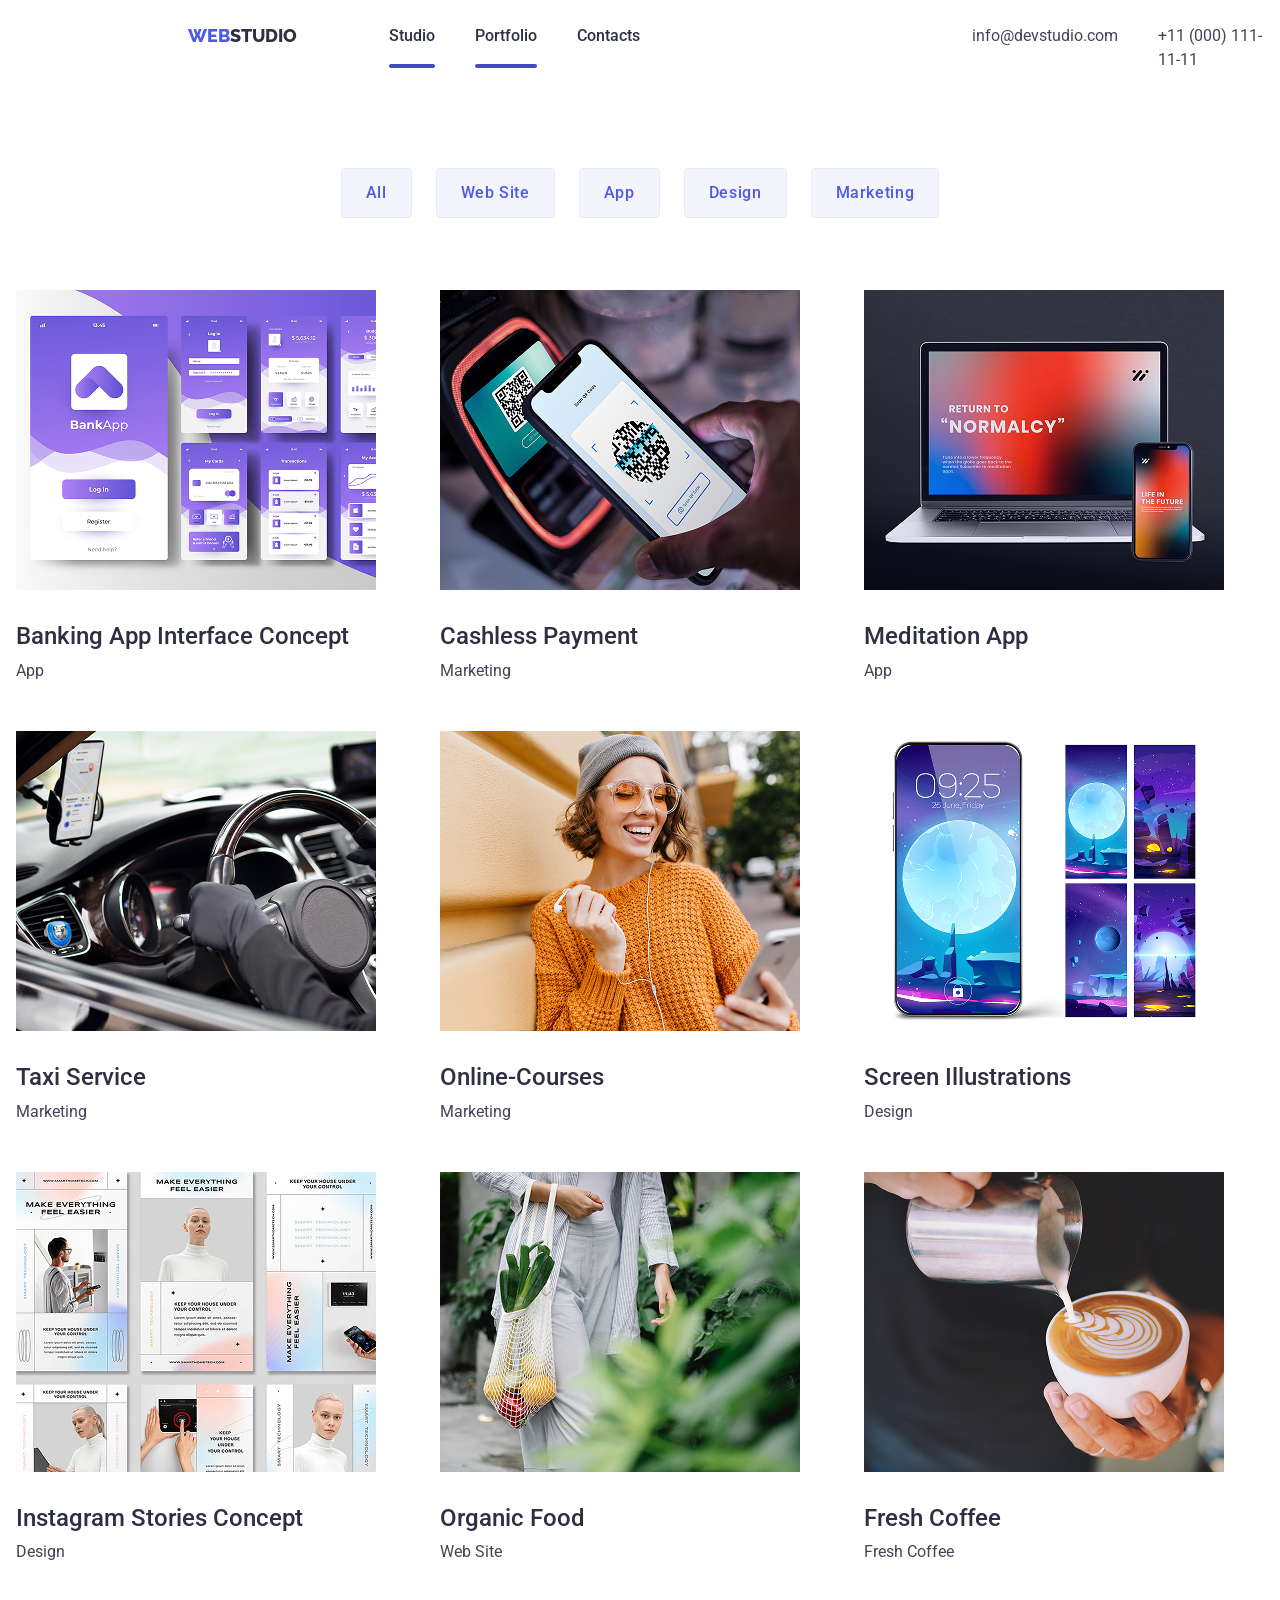
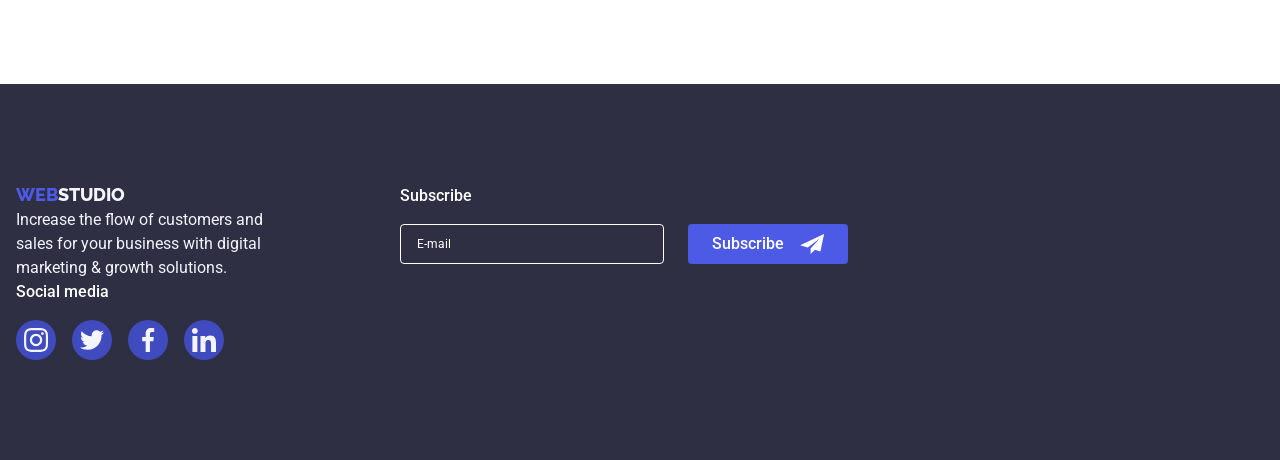
<file: portfolio.html>
<!doctype html>
<html lang="en">
  <head>
    <meta charset="UTF-8" />
    <meta name="viewport" content="width=device-width, initial-scale=1.0" />
    <title>WebStudio</title>
    <link rel="preconnect" href="https://fonts.googleapis.com" />
    <link rel="preconnect" href="https://fonts.gstatic.com" crossorigin />
    <link
      href="https://fonts.googleapis.com/css2?family=Raleway:ital,wght@0,100..900;1,100..900&family=Roboto:ital,wght@0,100..900;1,100..900&display=swap"
      rel="stylesheet"
    />
    <link
      rel="stylesheet"
      href="https://cdnjs.cloudflare.com/ajax/libs/modern-normalize/3.0.1/modern-normalize.min.css"
      integrity="sha512-q6WgHqiHlKyOqslT/lgBgodhd03Wp4BEqKeW6nNtlOY4quzyG3VoQKFrieaCeSnuVseNKRGpGeDU3qPmabCANg=="
      crossorigin="anonymous"
      referrerpolicy="no-referrer"
    />
    <link rel="stylesheet" href="./css/styles.css" />
  </head>
  <body>
    <!-- Header -->
    <header>
      <div class="header-container container">
        <nav class="header-nav">
          <a href="./index/html" class="logo"
            >Web<span class="span-logo">Studio</span></a
          >
          <ul class="nav-list">
            <li>
              <a href="./index.html" class="nav-list-link current">Studio</a>
            </li>
            <li>
              <a href="./portfolio.html" class="nav-list-link current"
                >Portfolio</a
              >
            </li>
            <li>
              <a href="#" class="nav-list-link">Contacts</a>
            </li>
          </ul>
        </nav>

        <!-- Address -->
        <address>
          <ul class="ul-address">
            <li>
              <a href="mailto:info@devstudio.com" class="address"
                >info@devstudio.com</a
              >
            </li>
            <li>
              <a href="tel:+11(000)111-11-11" class="address"
                >+11 (000) 111-11-11</a
              >
            </li>
          </ul>
        </address>
      </div>
    </header>
    <main>
      <div class="container">
        <ul class="button-portfolio">
          <li>
            <button class="button-portfolio-list" type="button">All</button>
          </li>
          <li>
            <button class="button-portfolio-list" type="button">
              Web Site
            </button>
          </li>
          <li>
            <button class="button-portfolio-list" type="button">App</button>
          </li>
          <li>
            <button class="button-portfolio-list" type="button">Design</button>
          </li>
          <li>
            <button class="button-portfolio-list" type="button">
              Marketing
            </button>
          </li>
        </ul>
      </div>

      <section class="portfolio-section">
        <div class="container">
          <ul class="card-set">
            <li class="li-item">
              <div class="portfolio-overlay">
                <img
                  class="portfolio-img"
                  src="./images/Our-Portfolio/Banking-App.png"
                  alt="Banking App Interface Concept"
                />
                <div class="overlay">
                  <p class="overlay-text">
                    14 Stylish and User-Friendly App Design Concepts · Task
                    Manager App · Calorie Tracker App · Exotic Fruit Ecommerce
                    App · Cloud Storage App
                  </p>
                </div>
              </div>
              <h2 class="portfolio-list">Banking App Interface Concept</h2>
              <p class="portfolio-text">App</p>
            </li>
            <li class="li-item">
              <div class="portfolio-overlay">
                <img
                  class="portfolio-img"
                  src="./images/Our-Portfolio/Cashless-Payment.png"
                  alt="Cashless Payment"
                />
                <div class="overlay">
                  <p class="overlay-text">
                    14 Stylish and User-Friendly App Design Concepts · Task
                    Manager App · Calorie Tracker App · Exotic Fruit Ecommerce
                    App · Cloud Storage App
                  </p>
                </div>
              </div>
              <h2 class="portfolio-list">Cashless Payment</h2>
              <p class="portfolio-text">Marketing</p>
            </li>
            <li class="li-item">
              <div class="portfolio-overlay">
                <img
                  class="portfolio-img"
                  src="./images/Our-Portfolio/Meditation-App.png"
                  alt="Meditation App"
                />
                <div class="overlay">
                  <p class="overlay-text">
                    14 Stylish and User-Friendly App Design Concepts · Task
                    Manager App · Calorie Tracker App · Exotic Fruit Ecommerce
                    App · Cloud Storage App
                  </p>
                </div>
              </div>

              <h2 class="portfolio-list">Meditation App</h2>
              <p class="portfolio-text">App</p>
            </li>
            <li class="li-item">
              <div class="portfolio-overlay">
                <img
                  class="portfolio-img"
                  src="./images/Our-Portfolio/Taxi-Service.png"
                  alt="Taxi Service"
                />
                <div class="overlay">
                  <p class="overlay-text">
                    14 Stylish and User-Friendly App Design Concepts · Task
                    Manager App · Calorie Tracker App · Exotic Fruit Ecommerce
                    App · Cloud Storage App
                  </p>
                </div>
              </div>

              <h2 class="portfolio-list">Taxi Service</h2>
              <p class="portfolio-text">Marketing</p>
            </li>
            <li class="li-item">
              <div class="portfolio-overlay">
                <img
                  class="portfolio-img"
                  src="./images/Our-Portfolio/Online-Courses.png"
                  alt="Online Courses"
                />
                <div class="overlay">
                  <p class="overlay-text">
                    14 Stylish and User-Friendly App Design Concepts · Task
                    Manager App · Calorie Tracker App · Exotic Fruit Ecommerce
                    App · Cloud Storage App
                  </p>
                </div>
              </div>

              <h2 class="portfolio-list">Online-Courses</h2>
              <p class="portfolio-text">Marketing</p>
            </li>
            <li class="li-item">
              <div class="portfolio-overlay">
                <img
                  class="portfolio-img"
                  src="./images/Our-Portfolio/Screen-Illustrations.png"
                  alt="Screen Illustrations"
                />
                <div class="overlay">
                  <p class="overlay-text">
                    14 Stylish and User-Friendly App Design Concepts · Task
                    Manager App · Calorie Tracker App · Exotic Fruit Ecommerce
                    App · Cloud Storage App
                  </p>
                </div>
              </div>

              <h2 class="portfolio-list">Screen Illustrations</h2>
              <p class="portfolio-text">Design</p>
            </li>
            <li class="li-item">
              <div class="portfolio-overlay">
                <img
                  class="portfolio-img"
                  class="card-set"
                  src="./images/Our-Portfolio/Instagram-Stories-Concept.png"
                  alt="Instagram Stories Concept"
                />
                <div class="overlay">
                  <p class="overlay-text">
                    14 Stylish and User-Friendly App Design Concepts · Task
                    Manager App · Calorie Tracker App · Exotic Fruit Ecommerce
                    App · Cloud Storage App
                  </p>
                </div>
              </div>

              <h2 class="portfolio-list">Instagram Stories Concept</h2>
              <p class="portfolio-text">Design</p>
            </li>
            <li class="li-item">
              <div class="portfolio-overlay">
                <img
                  class="portfolio-img"
                  src="./images/Our-Portfolio/Organic-Food.png"
                  alt="Organic Food"
                />
                <div class="overlay">
                  <p class="overlay-text">
                    14 Stylish and User-Friendly App Design Concepts · Task
                    Manager App · Calorie Tracker App · Exotic Fruit Ecommerce
                    App · Cloud Storage App
                  </p>
                </div>
              </div>

              <h2 class="portfolio-list">Organic Food</h2>
              <p class="portfolio-text">Web Site</p>
            </li>
            <li class="li-item">
              <div class="portfolio-overlay">
                <img
                  src="./images/Our-Portfolio/Fresh-Coffee.png"
                  alt="Fresh Coffee"
                />
                <div class="overlay">
                  <p class="overlay-text">
                    14 Stylish and User-Friendly App Design Concepts · Task
                    Manager App · Calorie Tracker App · Exotic Fruit Ecommerce
                    App · Cloud Storage App
                  </p>
                </div>
              </div>

              <h2 class="portfolio-list">Fresh Coffee</h2>
              <p class="portfolio-text">Fresh Coffee</p>
            </li>
          </ul>
        </div>
      </section>
    </main>
    <section class="footer-section">
      <footer class="container">
        <div class="footer-container">
          <a href="./index.html" class="footer-logo"
            >Web<span class="span-logo-footer">Studio</span></a
          >
          <p class="footer-paragraph">
            Increase the flow of customers and sales for your business with
            digital marketing & growth solutions.
          </p>

          <div class="footer-icon-div">
            <p class="footer-p">Social media</p>
            <ul class="footer-icon-list">
              <li class="footer-icon-item">
                <a class="footer-icon-link" href="">
                  <svg class="footer-icon" width="24" height="24">
                    <use href="./sprite.svg#icon-instagram"></use>
                  </svg>
                </a>
              </li>
              <li class="footer-icon-item">
                <a class="footer-icon-link" href="">
                  <svg class="footer-icon" width="24" height="24">
                    <use href="./sprite.svg#icon-twitter"></use>
                  </svg>
                </a>
              </li>
              <li class="footer-icon-item">
                <a class="footer-icon-link" href="">
                  <svg class="footer-icon" width="24" height="24">
                    <use href="./sprite.svg#icon-facebook"></use>
                  </svg>
                </a>
              </li>
              <li class="footer-icon-item">
                <a class="footer-icon-link" href="">
                  <svg class="footer-icon" width="24" height="24">
                    <use href="./sprite.svg#icon-linkedin"></use>
                  </svg>
                </a>
              </li>
            </ul>
          </div>
        </div>
        <div class="footer-form-div">
          <p class="footer-p">Subscribe</p>
          <form class="footer-form" name="">
            <input
              class="footer-input"
              type="email"
              name="user_email"
              id="user_email"
              placeholder="E-mail"
            />
            <button class="btn-form" type="submit">
              Subscribe
              <svg class="icon-send-footer" width="24" height="20">
                <use href="./sprite.svg#icon-send"></use>
              </svg>
            </button>
          </form>
        </div>
      </footer>
    </section>
    <script src="./modal.js"></script>
  </body>
</html>
</file>
<file: css/styles.css>
body {
  font-family: 'Roboto', 'Raleway', sans-serif;
  letter-spacing: 2%;
  font-size: 16px;
  font-weight: 400;
  line-height: 1.5;
  background-color: #ffffff;
  margin: 0;
}
textarea {
  width: 360px;
  height: 120px;
  resize: none;
}
a {
  text-decoration: none;
}
h1,
h2,
h3,
h4,
h5,
h6,
p {
  margin: 0;
}

ul {
  margin: 0;
  padding: 0;
  list-style-type: none;
}
/* Phone screen */
.container {
  min-width: 320px;
  max-width: 428px;
  margin-left: auto;
  margin-right: auto;
  padding-left: 20px;
  padding-right: 20px;
  /* outline: 2px solid red; */
  /* width: 1158px;
  margin: 0 auto;
  padding: 0 15px; */
}
/* Tablet screen */
@media screen and (min-width: 768px) {
  .container {
    max-width: 736px;
    padding-left: 16px;
    padding-right: 16px;
  }
}
/* Desktop screen */
@media screen and (min-width: 1200px) {
  .container {
    max-width: 1440px;
  }
}
@media only screen and (min-width: 1200px) {
  .container2 {
    max-width: 1158px;
    margin-left: auto;
    margin-right: auto;
    padding-left: 20px;
    padding-right: 20px;
  }
}
img {
  display: block;
  max-width: 100%;
  height: auto;
}

button {
  border: none;
  cursor: pointer;
}
/* Nav Section */
/* .header-container {
  display: flex;
  align-items: center;
  width: 1440px;
  padding-top: 24px;
} */
@media only screen and (min-width: 768px) {
  .header-container {
    display: flex;
  }
}
@media only screen and (max-width: 767.98px) {
  .header {
    padding-left: 16px;
    padding: 24px 0;
  }
}
.logo {
  font-family: 'Raleway', sans-serif;
  color: #4d5ae5;
  font-weight: 800;
  font-size: 18px;
  line-height: 1.16;
  letter-spacing: 3%;
  text-transform: uppercase;
  margin-left: auto;
  margin-right: 250px;
}
@media only screen and (min-width: 768px) and (max-width: 1119px) {
  .logo {
    margin-right: 95px;
  }
}
@media only screen and (min-width: 1200px) {
  .logo {
    margin-right: 76px;
    margin-left: 156px;
    padding: 24px 16px;
  }
}
.span-logo {
  color: #2e2f42;
  font-weight: 800;
}
.header-nav {
  display: flex;
  align-items: center;
  /* padding-bottom: 24px; */
}
.nav-list {
  display: flex;
  gap: 40px;
}
@media only screen and (max-width: 767.98px) {
  .nav-list {
    display: none;
  }
}
@media only screen and (min-width: 768px) and (max-width: 1119px) {
  .nav-list {
    margin-right: 120px;
  }
}
.nav-list-link::after {
  content: '';
  position: absolute;
  left: 0;
  top: 40px;
  display: block;
  width: 100%;
  height: 4px;
  border-radius: 2px;
}
.nav-list-link {
  position: relative;
  display: block;
  font-weight: 500;
  color: #2e2f42;
}
.nav-list-link.current::after {
  background-color: #404bbf;
}
.nav-list-link:hover,
.nav-list-link:focus {
  color: #4d5ae5;
}
.ul-address {
  display: flex;
  gap: 40px;
  margin-left: 332px;
  padding-top: 24px;
}
@media only screen and (max-width: 767.98px) {
  .ul-address {
    display: none;
  }
}
@media only screen and (max-width: 768px) {
  .ul-address {
    margin-left: 120px;
  }
}
@media only screen and (min-width: 768px) and (max-width: 1119px) {
  .ul-address {
    display: flex;
    flex-direction: column;
    gap: 4px;
    margin-left: auto;
  }
}
.address {
  color: #434455;
  font-style: normal;
}
.address:hover {
  color: #4d5ae5;
}
/* Hero Section*/
.hero {
  background-color: #2e2f42;
  margin-bottom: 120px;
  background-image:
    linear-gradient(rgba(17, 17, 17, 0.4), rgba(17, 17, 17, 0.4)),
    url(../images/icons/Dark-bgmob@1x.jpg);
  background-repeat: no-repeat;
  background-size: cover;
}
@media (min-resolution: 192dpi), (min-resolution: 2dppx) {
  .hero {
    background-image:
      linear-gradient(rgba(17, 17, 17, 0.4), rgba(17, 17, 17, 0.4)),
      url(../images/icons/Dark-bgmob@2x.jpg);
  }
}
@media only screen and (min-width: 768px) {
  .hero {
    background-image:
      linear-gradient(rgba(17, 17, 17, 0.4), rgba(17, 17, 17, 0.4)),
      url(../images/icons/Dark-bgtab@1x.jpg);
  }
}
@media (min-resolution: 192dpi), (min-resolution: 2dppx) {
  .hero {
    background-image:
      linear-gradient(rgba(17, 17, 17, 0.4), rgba(17, 17, 17, 0.4)),
      url(../images/icons/Dark-bgtab@2x.jpg);
  }
}
@media only screen and (min-width: 1200px) {
  .hero {
    background-image:
      linear-gradient(rgba(17, 17, 17, 0.4), rgba(17, 17, 17, 0.4)),
      url(../images/icons/people-office-1desk@1x.jpg);
  }
}
@media (min-resolution: 192dpi), (min-resolution: 2dppx) {
  .hero {
    background-image:
      linear-gradient(rgba(17, 17, 17, 0.4), rgba(17, 17, 17, 0.4)),
      url(../images/icons/people-office-2desk@2x.jpg);
  }
}
@media only screen and (min-width: 320px) and (max-width: 1119px) {
  .hero {
    margin-bottom: 96px;
  }
}
.hero-title {
  color: #ffffff;
  font-weight: 700;
  font-size: 56px;
  line-height: 1.07;
  max-width: 320px;
  /* min-width: 496px; */
  margin: 0 auto;
  text-align: center;
  margin-bottom: 72px;
  /* padding-top: 188px; */
}
@media only screen and (max-width: 767.98px) {
  .hero-title {
    font-size: 36px;
  }
}
@media only screen and (min-width: 768px) {
  .hero-title {
    max-width: 496px;
    margin-bottom: 36px;
  }
}
@media only screen and (min-width: 1200px) {
  .hero-title {
    max-width: 496px;
    margin-bottom: 48px;
  }
}
.hero-container {
  padding: 188px 0;
}

.hero-button {
  display: block;
  text-align: center;
  background-color: #4d5ae5;
  letter-spacing: 4%;
  color: #ffffff;
  font-weight: 500;
  margin-left: auto;
  margin-right: auto;
  min-width: 169px;
  height: 56px;
  border: none;
  border-radius: 4px;
}

.hero-button:hover,
.hero-button:focus {
  background-color: #404bbf;
}

.visually-hidden {
  position: absolute;
  width: 1px;
  height: 1px;
  padding: 0;
  margin: -1px;
  overflow: hidden;
  clip: rect(0, 0, 0, 0); /* Legacy support */
  clip-path: inset(50%); /* Modern approach */
  white-space: nowrap;
  border: 0;
}
.ul-options {
  /* display: flex;
  gap: 24px; */
  /* padding-bottom: 120px; */
}

@media only screen and (min-width: 768px) {
  .ul-options {
    display: flex;
    flex-wrap: wrap;
    row-gap: 72px;
    column-gap: 24px;
    padding-bottom: 120px;
  }
}
@media only screen and (min-width: 768px) {
  .options-item {
    width: calc((100% - 24px) / 2);
  }
}
.options-container {
  /* width: 1128px; */
}
.options-list {
  font-weight: 500;
  font-size: 20px;
  line-height: 1.2;
  color: #2e2f42;
  padding-bottom: 8px;
}
@media only screen and (min-width: 320px) and (max-width: 1119px) {
  .options-list {
    text-align: center;
    font-weight: 700;
    font-size: 36px;
    line-height: 1.11;
    padding: 16px;
  }
}

.options-text {
  color: #434455;
}
@media only screen and (min-width: 320px) and (max-width: 1119px) {
  .options-text {
    font-weight: 500;
  }
}
@media only screen and (max-width: 1119px) {
  .options-text {
    min-width: 396px;
    padding-left: 16px;
    padding-right: 16px;
  }
}
@media only screen and (max-width: 767.98px) {
  .options-item:not(:last-child) {
    margin-bottom: 20px;
  }
}
@media only screen and (max-width: 767.98px) {
  .options-item {
    margin-bottom: 96px;
  }
}
@media only screen and (min-width: 1200px) {
  .options-item {
    width: calc((100% - 24px * 3) / 4);
  }
}
/* Section-3 */
.h2-section-3 {
  font-weight: 700;
  font-size: 36px;
  line-height: 1.11;
  text-align: center;
  color: #2e2f42;
  padding-bottom: 72px;
}
.section3 {
  padding-bottom: 120px;
}
@media only screen and (max-width: 1119px) {
  .section3 {
    display: none;
  }
}
.section-3-list {
  display: flex;
  gap: 24px;
}
/* Our Team*/

.icons-social-link {
  display: flex;
  justify-content: center;
  align-items: center;
  width: 40px;
  height: 40px;
  background-color: #4d5ae5;
  border-radius: 50%;
}
.ul-icons-team {
  display: flex;
  gap: 24px;
  justify-content: center;
  align-items: center;
  padding-top: 8px;
}
.icons-social-link:hover,
.icons-social-link:focus {
  cursor: pointer;
  background-color: aqua;
}
.icons-team {
}
.our-team-section {
  padding-bottom: 120px;
}
.ul-our-team {
  display: flex;
  gap: 24px;
  flex-wrap: wrap;
  align-items: center;
  justify-content: center;
}

/* @media screen and (min-width: 768px) {
  .ul-our-team {
    display: flex;
    flex-wrap: wrap;
    column-gap: 24px;
    row-gap: 64px;
  }
} */
/* @media screen and (min-width: 768px) {
  .team-item {
    width: calc((100% - 24px) / 2);
  }
} */

.our-team {
  font-weight: 700;
  font-size: 36px;
  line-height: 1.11;
  text-align: center;
  color: #2e2f42;
  padding-bottom: 72px;
}
.team-container {
  padding: 32px 0;
}
.team-item {
  border-radius: 0px 0px 4px 4px;
  background: #2e2f4229;
  box-shadow:
    0px 2px 1px 0px rgba(46, 47, 66, 0.08),
    0px 1px 1px 0px rgba(46, 47, 66, 0.16),
    0px 1px 6px 0px rgba(46, 47, 66, 0.08);
  /* width: calc((100% - 72px) / 4); */
}
@media only screen and (min-width: 1200px) {
  .team-item {
    width: calc((100% - 72px) / 4);
  }
}
.team-list {
  font-weight: 500;
  font-style: 20px;
  line-height: 1.2;
  color: #2e2f42;
  text-align: center;
  padding-bottom: 8px;
}
.paragraph {
  text-align: center;
}
.Our-Portfolio {
  font-weight: 700;
  font-size: 36px;
  line-height: 1.11;
  text-align: center;
  color: #2e2f42;
}
.portfolio-img {
}
.portfolio-overlay {
  position: relative;
}
.overlay-text {
  padding: 40px;
  color: #f4f4fd;
}
.portfolio-overlay {
  overflow: hidden;
}
.overlay {
  position: absolute;
  top: 0;
  left: 0;
  width: 100%;
  height: 100%;
  background-color: #4d5ae5;
  transform: translateY(100%);
  transition-property: transform;
  transition-duration: 400ms;
  transition-timing-function: ease;
  transition-delay: 0s;
}
.li-item:hover .overlay {
  transform: translateY(0);
}
.li-item {
}
.portfolio-list {
  font-weight: 500;
  font-style: 20px;
  line-height: 1.2;
  color: #2e2f42;
  padding-bottom: 8px;
  padding-top: 32px;
}
.portfolio-text {
  color: #434455;
}
/* Portfolio */
.button-portfolio {
  display: flex;
  gap: 24px;
  justify-content: center;
  padding-top: 96px;
  padding-bottom: 72px;
}
.button-portfolio-list {
  color: #4d5ae5;
  font-family: 'Roboto', sans-serif;
  font-size: 16px;
  font-weight: 500;
  line-height: 1.5;
  letter-spacing: 0.04em;
  background: #f4f4fd;
  padding: 12px 24px;
  border: 1px solid #e7e9fc;
  border-radius: 4px;
}
.button-portfolio-list:hover,
.button-portfolio-list:focus {
  background-color: #404bbf;
  color: #ffffff;
  border: 1px solid transparent;
}
.div-options-icon {
  display: flex;
  width: 264px;
  height: 112px;
  justify-content: center;
  align-items: center;
}
.options-item {
}
.options-icon {
  padding-bottom: 8px;
}
@media only screen and (max-width: 1119px) {
  .options-icon {
    display: none;
  }
}

/* Our Team*/

/* Customers */
.ul-customers {
  padding-bottom: 120px;
}
.icons-customers {
  display: flex;
  width: 100%;
  height: 100%;
  align-items: center;
  justify-content: center;
  border: 1px solid #8e8f99;
  border-radius: 4px;
  min-height: 88px;
}
.icons-customers:hover,
.icons-customers:focus {
  cursor: pointer;
  fill: #4d5ae5;
  border: 1px solid #4d5ae5;
}

.ul-customers {
  display: flex;
  flex-wrap: wrap;
  /* gap: 24px; */
  justify-content: center;
  align-items: center;
}
@media only screen and (max-width: 767.98px) {
  .ul-customers {
    row-gap: 72px;
    column-gap: 16px;
  }
}
@media only screen and (max-width: 767.98px) {
  .icons-customer-item {
    width: calc((100% - 24px) / 2);
  }
}
@media only screen and (min-width: 768px) and (max-width: 1119px) {
  .icons-customer-item {
    width: calc((100% - 24px * 2) / 3);
  }
}
@media only screen and (min-width: 768px) and (max-width: 1119px) {
  .ul-customers {
    row-gap: 72px;
    column-gap: 24px;
  }
}
@media only screen and (min-width: 1200px) {
  .ul-customers {
    gap: 24px;
  }
}
/* footer */
.footer-section {
  background-color: #2e2f42;
  padding: 100px 0;
}
footer.container {
  display: flex;
  align-items: flex-start;
  gap: 120px;
}
@media only screen and (max-width: 767.98px) {
  footer.container {
    flex-direction: column;
    align-items: center;
  }
}
@media only screen and (min-width: 768px) and (max-width: 1199px) {
  footer.container {
    display: flex;
    flex-wrap: wrap;
    gap: 72px 24px;
    padding-left: 108px;
  }
}
.footer-media {
  font-family: 500;
  letter-spacing: 2%;
  color: #ffffff;
}
.footer-paragraph {
  color: #f4f4fd;
  max-width: 264px;
}
@media only screen and (max-width: 767.98px) {
  .footer-paragraph {
    text-align: center;
  }
}
.footer-logo {
  font-family: 'Raleway', sans-serif;
  color: #4d5ae5;
  font-weight: 800;
  font-size: 18px;
  line-height: 1.16;
  letter-spacing: 3%;
  text-transform: uppercase;
  margin-right: 76px;
}
@media only screen and (max-width: 767.98px) {
  .footer-logo {
    display: block;
    text-align: center;
    margin-left: 0;
    margin-right: 0;
    padding-bottom: 16px;
  }
}
.span-logo-footer {
  color: #f4f4fd;
}
.footer-icon-list {
  display: flex;
  gap: 16px;
}
@media only screen and (max-width: 767.98px) {
  .footer-icon-list {
    gap: 16px;
  }
}
.footer-icon-link {
  display: flex;
  justify-content: center;
  align-items: center;
  width: 40px;
  height: 40px;
  background-color: #404bbf;
  border-radius: 50%;
}
@media only screen and (max-width: 767.98px) {
  .mobile-icon-link {
    margin-right: 30px;
  }
}
.mobile-icon-link {
  display: flex;
  justify-content: center;
  align-items: center;
  width: 40px;
  height: 40px;
  background-color: #404bbf;
  border-radius: 50%;
}
.mobile-icon-link:hover,
.mobile-icon-link:focus {
  background-color: aqua;
}
.footer-icon-link:hover,
.footer-icon-link:focus {
  background-color: aqua;
}
.footer-icon {
}
.footer-p {
  font-weight: 500;
  color: #ffffff;
  letter-spacing: 2%;
  padding-bottom: 16px;
}
@media only screen and (max-width: 767.98px) {
  .footer-p {
    text-align: center;
  }
}
.footer-form {
  display: flex;
  gap: 24px;
  flex-wrap: wrap;
}

.footer-label {
}
.footer-input {
  color: #ffffff;
  width: 264px;
  height: 40px;
  padding: 8px 16px;
  background-color: transparent;
  border: 1px solid #ffffff;
  border-radius: 4px;
  outline: transparent;
  font-size: 12px;
  line-height: 24px;
  letter-spacing: 4%;
}
@media only screen and (max-width: 767.98px) {
  .footer-input {
    width: 100%;
  }
}

.footer-input::placeholder {
  color: #ffffff;
}

.btn-form {
  display: inline-flex;
  align-items: center;
  gap: 16px;
  background-color: #4d5ae5;
  padding: 8px 24px;
  color: #ffffff;
  font-weight: 500;
  border-radius: 4px;
}
@media only screen and (max-width: 767.98px) {
  .btn-form {
    display: flex;
    margin-left: auto;
    margin-right: auto;
  }
}
.btn-form:hover,
.btn-form:focus {
  background-color: #404bbf;
}
.icon-send-footer {
  fill: none;
}

.footer-icon-div {
  padding-left: 0;
}
.card-set {
  display: flex;
  flex-wrap: wrap;
  row-gap: 48px;
  column-gap: 24px;
}
.li-item {
  width: calc((100% - 24px * 2) / 3);
}
.portfolio-section {
  padding-bottom: 120px;
}
/* modal */
.backdrop {
  position: fixed;
  top: 0;
  left: 0;
  width: 100%;
  height: 100%;
  background-color: rgba(17, 17, 17, 0.5);

  transition:
    opacity 300ms ease-out,
    visibility 300ms ease-out;
}
.modal {
  position: absolute;
  top: 50%;
  left: 50%;
  padding: 24px;
  transform: translateX(-50%) translateY(-50%);
  width: 408px;
  min-height: 584px;
  border-radius: 4px;
  background-color: #fcfcfc;
}
.modal-button {
  position: absolute;
  top: 24px;
  right: 24px;
  display: flex;
  justify-content: center;
  align-items: center;
  border: 1px solid black;
  border-radius: 50%;
  padding: 8px;
}
.modal-button-icon {
}
.backdrop.is-hidden {
  opacity: 0;
  visibility: hidden;
  pointer-events: none;
}
/* modal form */
.modal-caption {
  display: block;
  font-weight: 500;
  align-items: center;
  color: #2e2f42;
  padding-top: 50px;

  padding-bottom: 16px;
  margin-left: auto;
  margin-right: auto;
}
.modal-form {
}
.modal-form-icon {
  position: absolute;
  top: 50%;
  left: 16px;
  transform: translateY(-50%);
  pointer-events: none;
}
.modal-form-error {
  fill: red;
  position: absolute;
  top: 50%;
  right: 24px;
  transform: translateY(-50%);
  opacity: 0;
}
.modal-form-checkmark {
  fill: green;
  position: absolute;
  top: 50%;
  right: 24px;
  transform: translateY(-50%);
  opacity: 0;
}
.form-modal-label {
  display: block;
  font-size: 12px;
  line-height: 1.16;
  letter-spacing: 4%;
  color: #8e8f99;
  padding-bottom: 8px;
}
.modal-form-div {
  position: relative;
  margin-bottom: 8px;
}
.modal-form-input {
  width: 100%;
  outline: none;
  padding: 8px 16px;
  border-radius: 4px;
  border: 1px solid #2e2f4266;
  padding-left: 38px;
}
.modal-form-input:focus + .modal-form-icon {
  fill: #404bbf;
}
/* Не валідне */
.modal-form-input:not(:placeholder-shown):invalid:required {
  border-color: red;
}

.modal-form-input:not(:placeholder-shown):invalid:required + .modal-form-icon {
  fill: red;
}
.modal-form-input:not(:placeholder-shown):invalid:required ~ .modal-form-error {
  opacity: 1;
}
/* Валідне */
.modal-form-input:not(:placeholder-shown):valid:required + .modal-form-icon {
  fill: green;
}
.modal-form-input:not(:placeholder-shown):valid:required {
  border-color: green;
}

.modal-form-input:not(:placeholder-shown):valid:required
  ~ .modal-form-checkmark {
  opacity: 1;
}
.modal-form-input:focus {
  border-color: #4d5ae5;
}
.modal-form-textarea {
  width: 100%;
  height: 120px;
  font-size: 12px;
  line-height: 1.16;
  padding: 8px 16px;
  letter-spacing: 4%;
  border-radius: 4px;
  border: 1px solid #2e2f4266;
  margin-bottom: 16px;
  outline: none;
}
.modal-form-input::placeholder {
  color: #2e2f4266;
  opacity: 0;
  transition: opacity 300ms ease;
}
.modal-form-input:focus::placeholder {
  opacity: 1;
}
.modal-form-textarea::placeholder {
  color: #2e2f4266;
}
.modal-form-textarea:focus {
  border-color: #4d5ae5;
}
.modal-form-agreement {
  color: #757575;
  font-size: 12px;
  line-height: 1.16;
  letter-spacing: 4%;
}
.checkbox-agreement {
  display: inline-flex;
  align-items: center;
  justify-content: center;
  width: 20px;
  height: 20px;
  margin-right: 12px;
  color: transparent;
  border-radius: 6px;
  border: 1px solid rgba(25, 25, 25, 1);
}
input[type='checkbox']:checked + .checkbox-agreement {
  background-color: #404bbf;
  border-color: #404bbf;
  color: #ffffff;
}
.checkbox-icon {
  fill: currentColor;
}
.modal-dorm-desc {
}
.modal-form-link {
  color: #4d5ae5;
  text-decoration: underline;
}
.modal-form-button {
  display: block;
  text-align: center;
  min-width: 169px;
  height: 56px;
  margin-top: 24px;
  margin-left: auto;
  margin-right: auto;
  padding: 16px 64px;
  background-color: #4d5ae5;
  color: #ffffff;
  border-radius: 4px;
}
.modal-form-button:hover,
.modal-form-button:focus {
  background-color: #404bbf;
}
/* Mobile menu */
.menu-toggle {
  min-height: 22px;
  min-width: 32px;
  display: flex;
  align-items: center;
  justify-content: center;

  padding: 0;
  background-color: transparent;
  cursor: pointer;
  border: none;
  border-radius: 50%;
  outline: none;
  stroke: #2e2f42;
}

@media (min-width: 767.98px) {
  .menu-toggle {
    display: none;
  }
}

.menu-toggle:hover,
.menu-toggle:focus {
  background-color: rgba(0, 0, 0, 0.1);
}

.menu-container {
  position: fixed;
  top: 0;
  left: 0;
  display: flex;
  flex-direction: column;
  width: 100vw;
  height: 100vh;
  padding: 40px;
  padding-top: 80px;
  background-color: #ffffff;
  z-index: 999;

  transform: translateX(100%);
  transition: transform 250ms ease-in-out;
}
@media only screen and (min-width: 768px) {
  .menu-container {
    display: none;
  }
}
.menu-container.is-open {
  transform: translateX(0);
}

.menu-container .menu-toggle {
  position: absolute;
  top: 24px;
  right: 24px;
}

.mobile-menu {
  padding: 0;
  margin: 0;
  list-style: none;
  margin-bottom: auto;
}

.mobile-menu-link {
  display: block;
  color: #2e2f42;
  font-weight: 700;
  font-size: 36px;
  line-height: 1.11;
}
.mobile-menu-item:not(:last-child) {
  margin-bottom: 40px;
}
.mobile-menu-link:active {
  color: #404bbf;
}
@media (hover: hover) {
  .mobile-menu-link:hover,
  .mobile-menu-link:focus {
    color: #404bbf;
  }
}
.mobile-address {
  font-weight: 700;
  font-size: 25px;
  line-height: 1.11;
}
.mobile-menu-address {
  padding-bottom: 40px;
}
.mobile-email {
  margin-top: 40px;
}
/* .backdrop.is-hidden {
  opacity: 0;
  visibility: hidden;
  pointer-events: none;
} */
</file>
